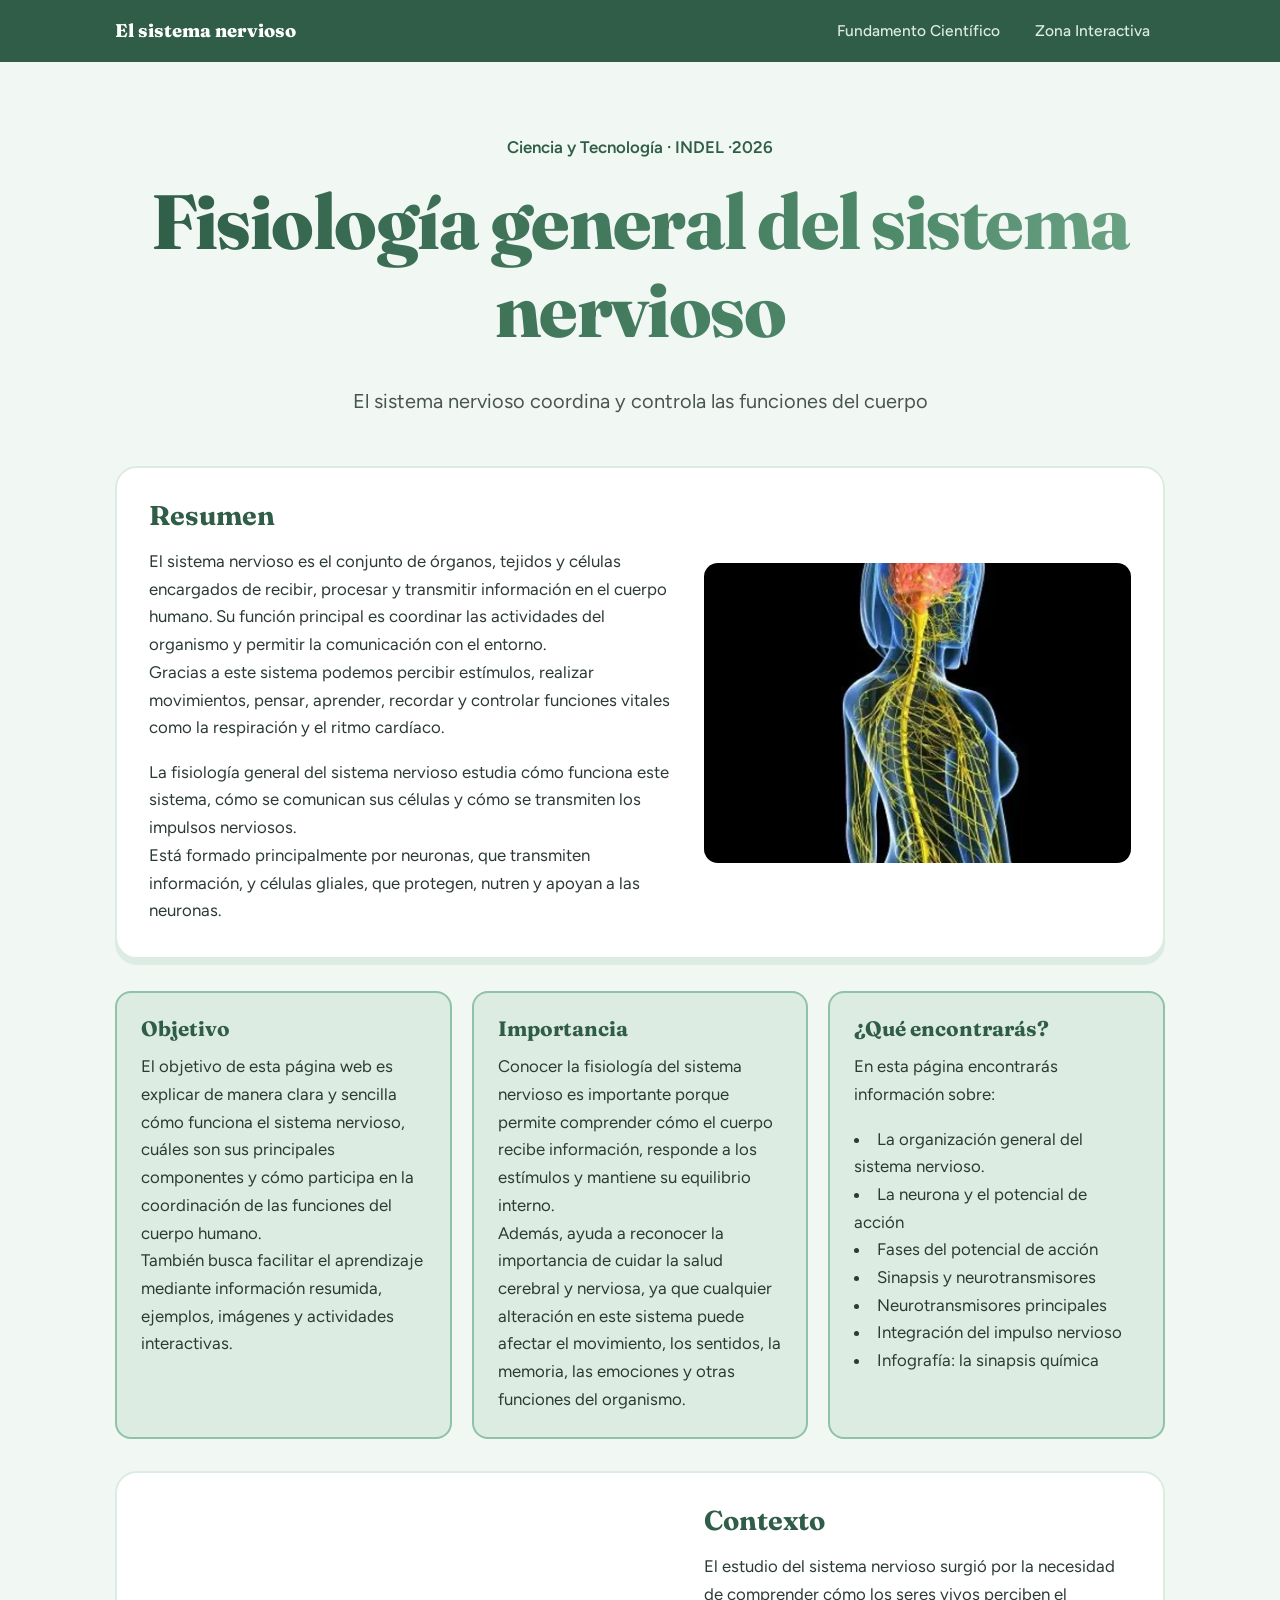
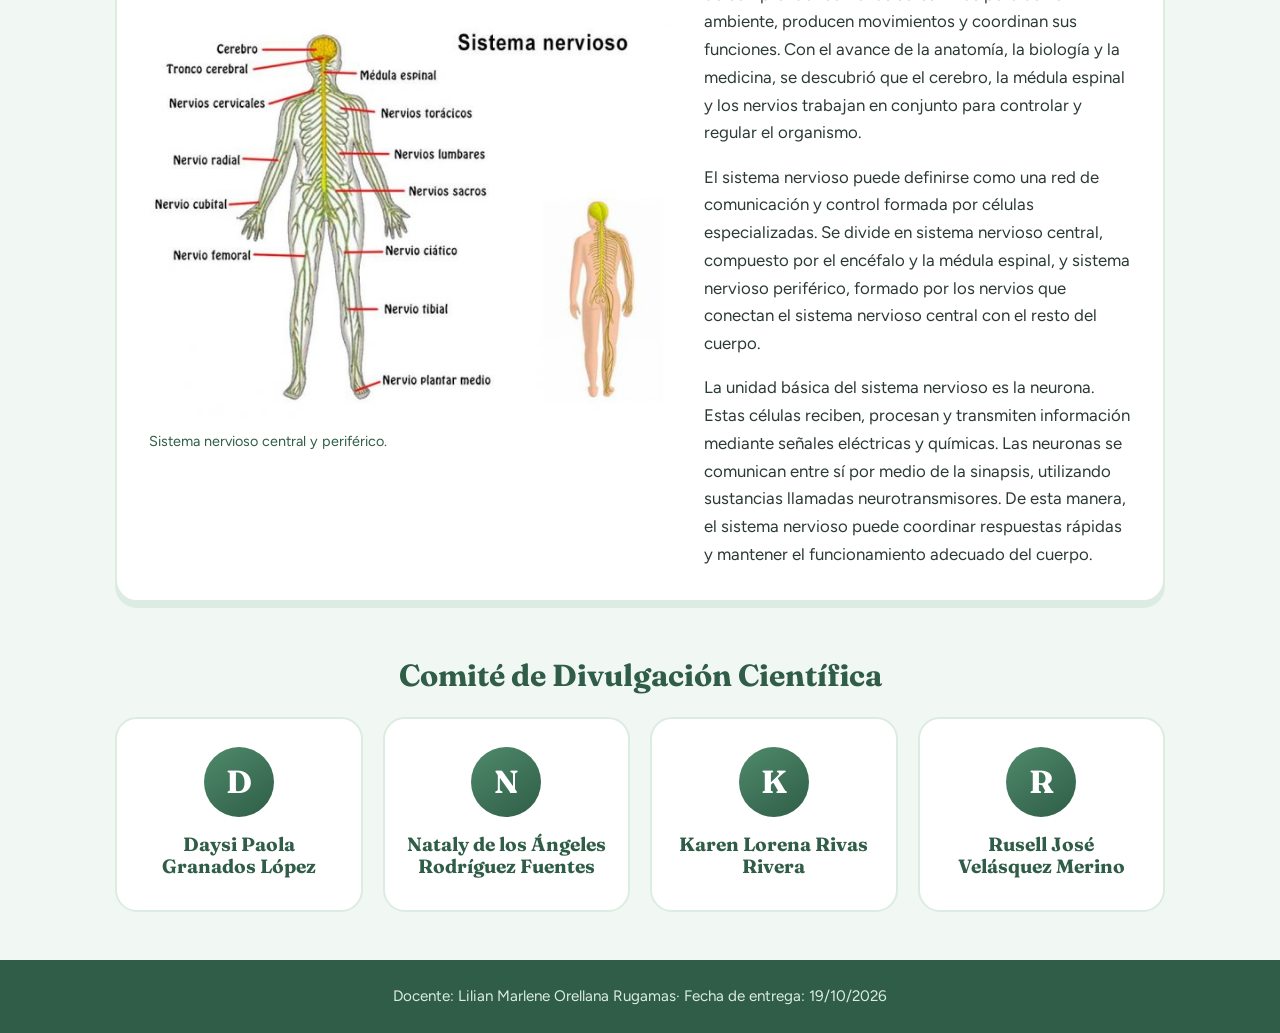
<file: index.html>
<!DOCTYPE html>
<html lang="es">
<head>
  <meta charset="UTF-8">
  <meta name="viewport" content="width=device-width, initial-scale=1">
  <title>Introducción</title>
  

  <link rel="preconnect" href="https://fonts.googleapis.com">
  <link rel="preconnect" href="https://fonts.gstatic.com" crossorigin>
  <link href="https://fonts.googleapis.com/css2?family=Fraunces:opsz,wght@9..144,600;9..144,800&family=Figtree:wght@400;500;600&display=swap" rel="stylesheet">
  <link rel="stylesheet" href="StyleIntroducción.css">
</head>

<body>
  <header class="barra">
    <nav class="barra__contenido" aria-label="Navegación principal">
      <a class="barra__logo" href="index.html">El sistema nervioso</a>
      <ul class="barra__enlaces">
        <li><a href="desarrollo-simple.html">Fundamento Científico </a></li> 
        <li><a href="juegos.html">Zona Interactiva</a></li>
      </ul>
    </nav>
  </header>

  <main>
    <section class="portada">
      <p class="portada__curso">Ciencia y Tecnología · INDEL ·2026</p>

      <h1 class="portada__titulo">Fisiología general del sistema nervioso</h1>
      <p class="portada__subtitulo">El sistema nervioso coordina y controla las funciones del cuerpo</p>
    </section>

    <section class="recuadro recuadro--doble" aria-labelledby="titulo-resumen">
      <div class="recuadro__texto">
        <h2 id="titulo-resumen">Resumen</h2>
        <p>El sistema nervioso es el conjunto de órganos, tejidos y células encargados de recibir, procesar y transmitir información en el cuerpo humano. Su función principal es coordinar las actividades del organismo y permitir la comunicación con el entorno. 
          <br>Gracias a este sistema podemos percibir estímulos, realizar movimientos, pensar, aprender, recordar y controlar funciones vitales como la respiración y el ritmo cardíaco.</p>
        <p>
          La fisiología general del sistema nervioso estudia cómo funciona este sistema, cómo se comunican sus células y cómo se transmiten los impulsos nerviosos. 
          <br>Está formado principalmente por neuronas, que transmiten información, y células gliales, que protegen, nutren y apoyan a las neuronas.
        </p>
      </div>

     
      <figure class="recuadro__imagen">
    <img src="fisi.webp" width="200" height="300" alt="Fisiología">
      </figure>
    </section>

    <section class="ideas" aria-label="Ideas clave">
      <article class="recuadro recuadro--pequeno">
        <h2>Objetivo</h2>
        <p>El objetivo de esta página web es explicar de manera clara y sencilla cómo funciona el sistema nervioso, cuáles son sus principales componentes y cómo participa en la coordinación de las funciones del cuerpo humano. 
          <br>También busca facilitar el aprendizaje mediante información resumida, ejemplos, imágenes y actividades interactivas.</p>

      </article>
      <article class="recuadro recuadro--pequeno">
        <h2>Importancia</h2>
        <p>Conocer la fisiología del sistema nervioso es importante porque permite comprender cómo el cuerpo recibe información, responde a los estímulos y mantiene su equilibrio interno.
          <br> Además, ayuda a reconocer la importancia de cuidar la salud cerebral y nerviosa, ya que cualquier alteración en este sistema puede afectar el movimiento, los sentidos, la memoria, las emociones y otras funciones del organismo.</p>
      </article>

      <article class="recuadro recuadro--pequeno">
        <h2>¿Qué encontrarás?</h2>
        <p>En esta página encontrarás información sobre:
          <li>La organización general del sistema nervioso.</li>
          <li>La neurona y el potencial de acción</li>
          <li>Fases del potencial de acción</li>
          <li>Sinapsis y neurotransmisores</li>
          <li>Neurotransmisores principales</li>
          <li>Integración del impulso nervioso</li>
          <li>Infografía: la sinapsis química</li>
        </p>
      </article>
    </section>

    <section class="recuadro recuadro--doble recuadro--invertido" aria-labelledby="titulo-contexto">
      <div class="recuadro__texto">
        <h2 id="titulo-contexto">Contexto</h2>
        <p>
        El estudio del sistema nervioso surgió por la necesidad de comprender cómo los seres vivos perciben el ambiente, producen movimientos y coordinan sus funciones. Con el avance de la anatomía, la biología y la medicina, se descubrió que el cerebro, la médula espinal y los nervios trabajan en conjunto para controlar y regular el organismo.
        </p>
        <p>El sistema nervioso puede definirse como una red de comunicación y control formada por células especializadas. Se divide en sistema nervioso central, compuesto por el encéfalo y la médula espinal, y sistema nervioso periférico, formado por los nervios que conectan el sistema nervioso central con el resto del cuerpo.</p>
        <p>La unidad básica del sistema nervioso es la neurona. Estas células reciben, procesan y transmiten información mediante señales eléctricas y químicas. Las neuronas se comunican entre sí por medio de la sinapsis, utilizando sustancias llamadas neurotransmisores. De esta manera, el sistema nervioso puede coordinar respuestas rápidas y mantener el funcionamiento adecuado del cuerpo.</p>
      </div>

      <figure class="recuadro__imagen">
     <img src="nervioso.jpg" alt="Sistema nervioso central y periférico" width="400" height="400">
        <figcaption>Sistema nervioso central y periférico.</figcaption>
      </figure>
    </section>

    <section class="integrantes" aria-labelledby="titulo-integrantes">
      <h2 id="titulo-integrantes">Comité de Divulgación Científica</h2>

      <div class="integrantes__lista">
        <article class="persona">
          <span class="persona__avatar" aria-hidden="true">D</span>
          <h3 class="persona__nombre">Daysi Paola Granados López</h3>
        </article>

        <article class="persona">
          <span class="persona__avatar" aria-hidden="true">N</span>
          <h3 class="persona__nombre">Nataly de los Ángeles Rodríguez Fuentes</h3>
        </article>

        <article class="persona">
          <span class="persona__avatar" aria-hidden="true">K</span>
          <h3 class="persona__nombre">Karen Lorena Rivas Rivera</h3>
        </article>
        <article class="persona">
          <span class="persona__avatar" aria-hidden="true">R</span>
          <h3 class="persona__nombre">Rusell José Velásquez Merino</h3>
        </article>

      </div>
    </section>

  </main>
  <footer class="pie">
    <p>Docente: Lilian Marlene Orellana Rugamas· Fecha de entrega: 19/10/2026</p>
  </footer>

</body>
</html>
</file>
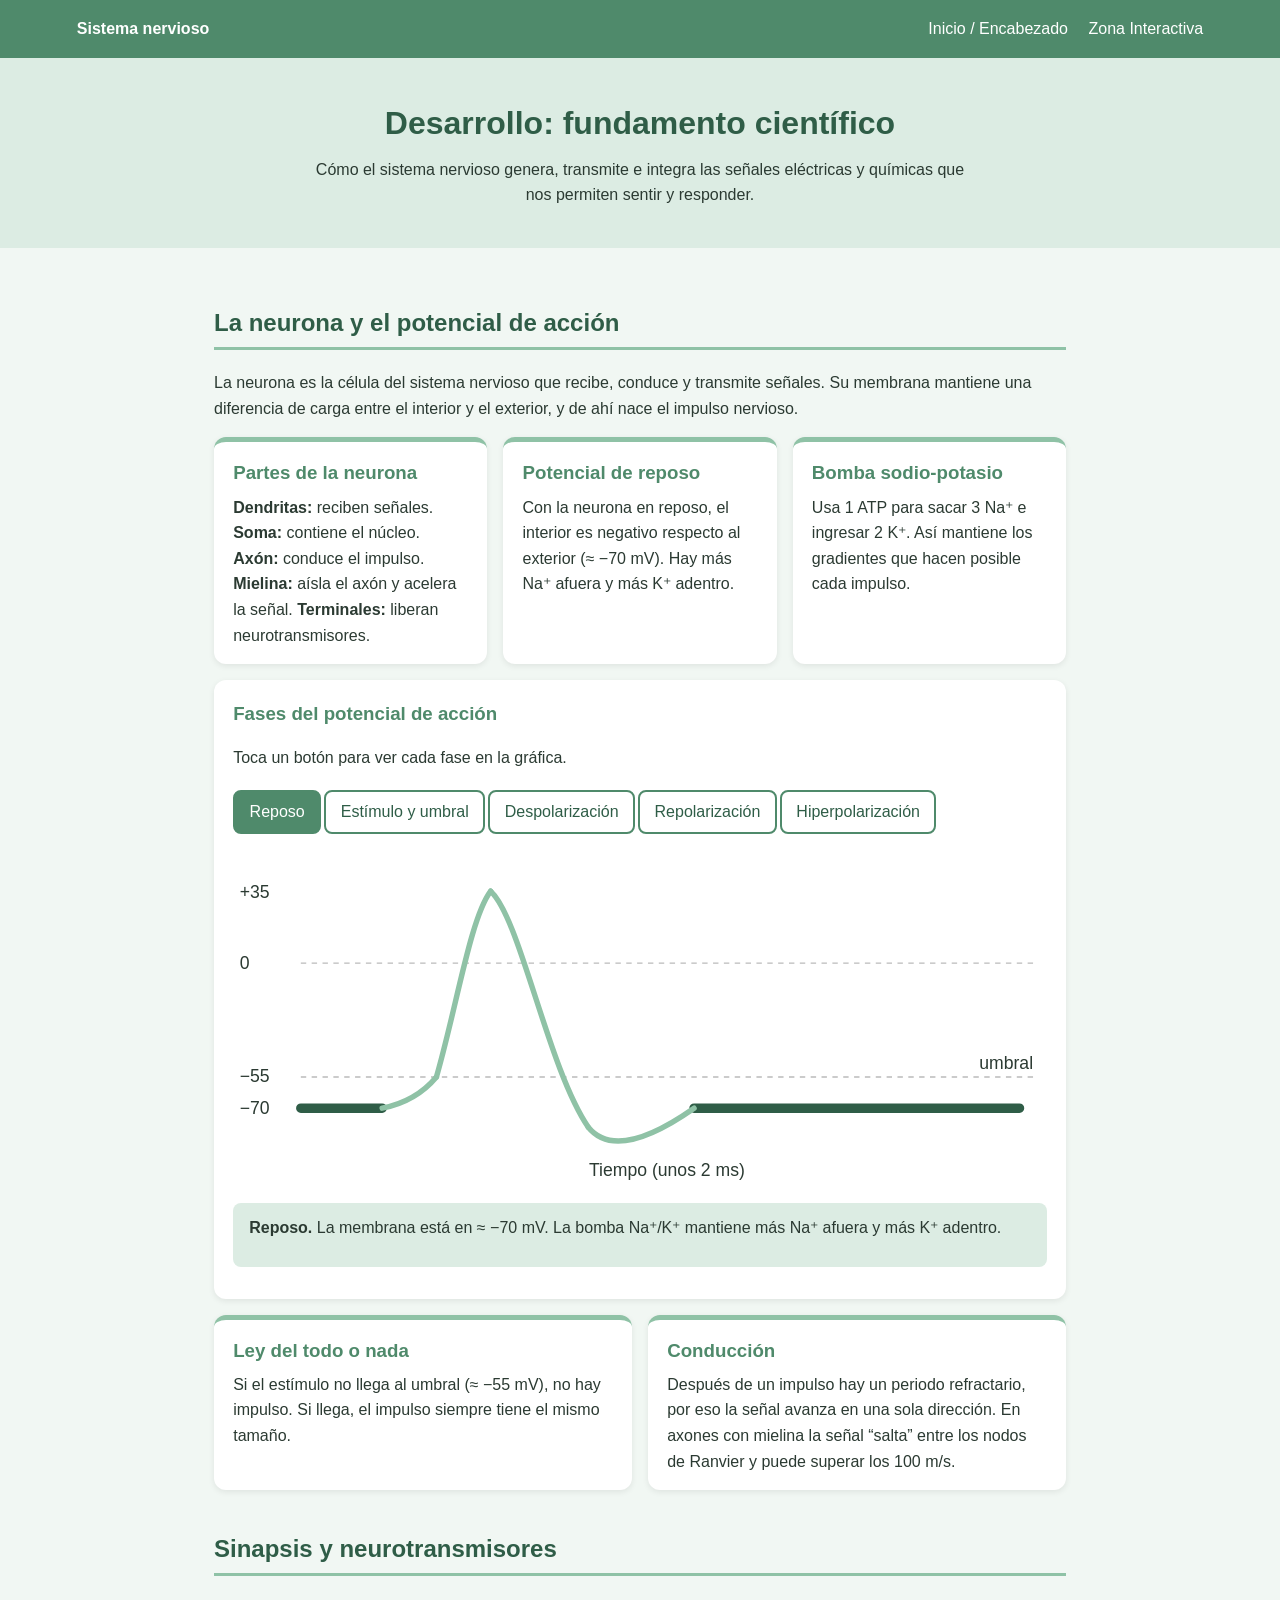
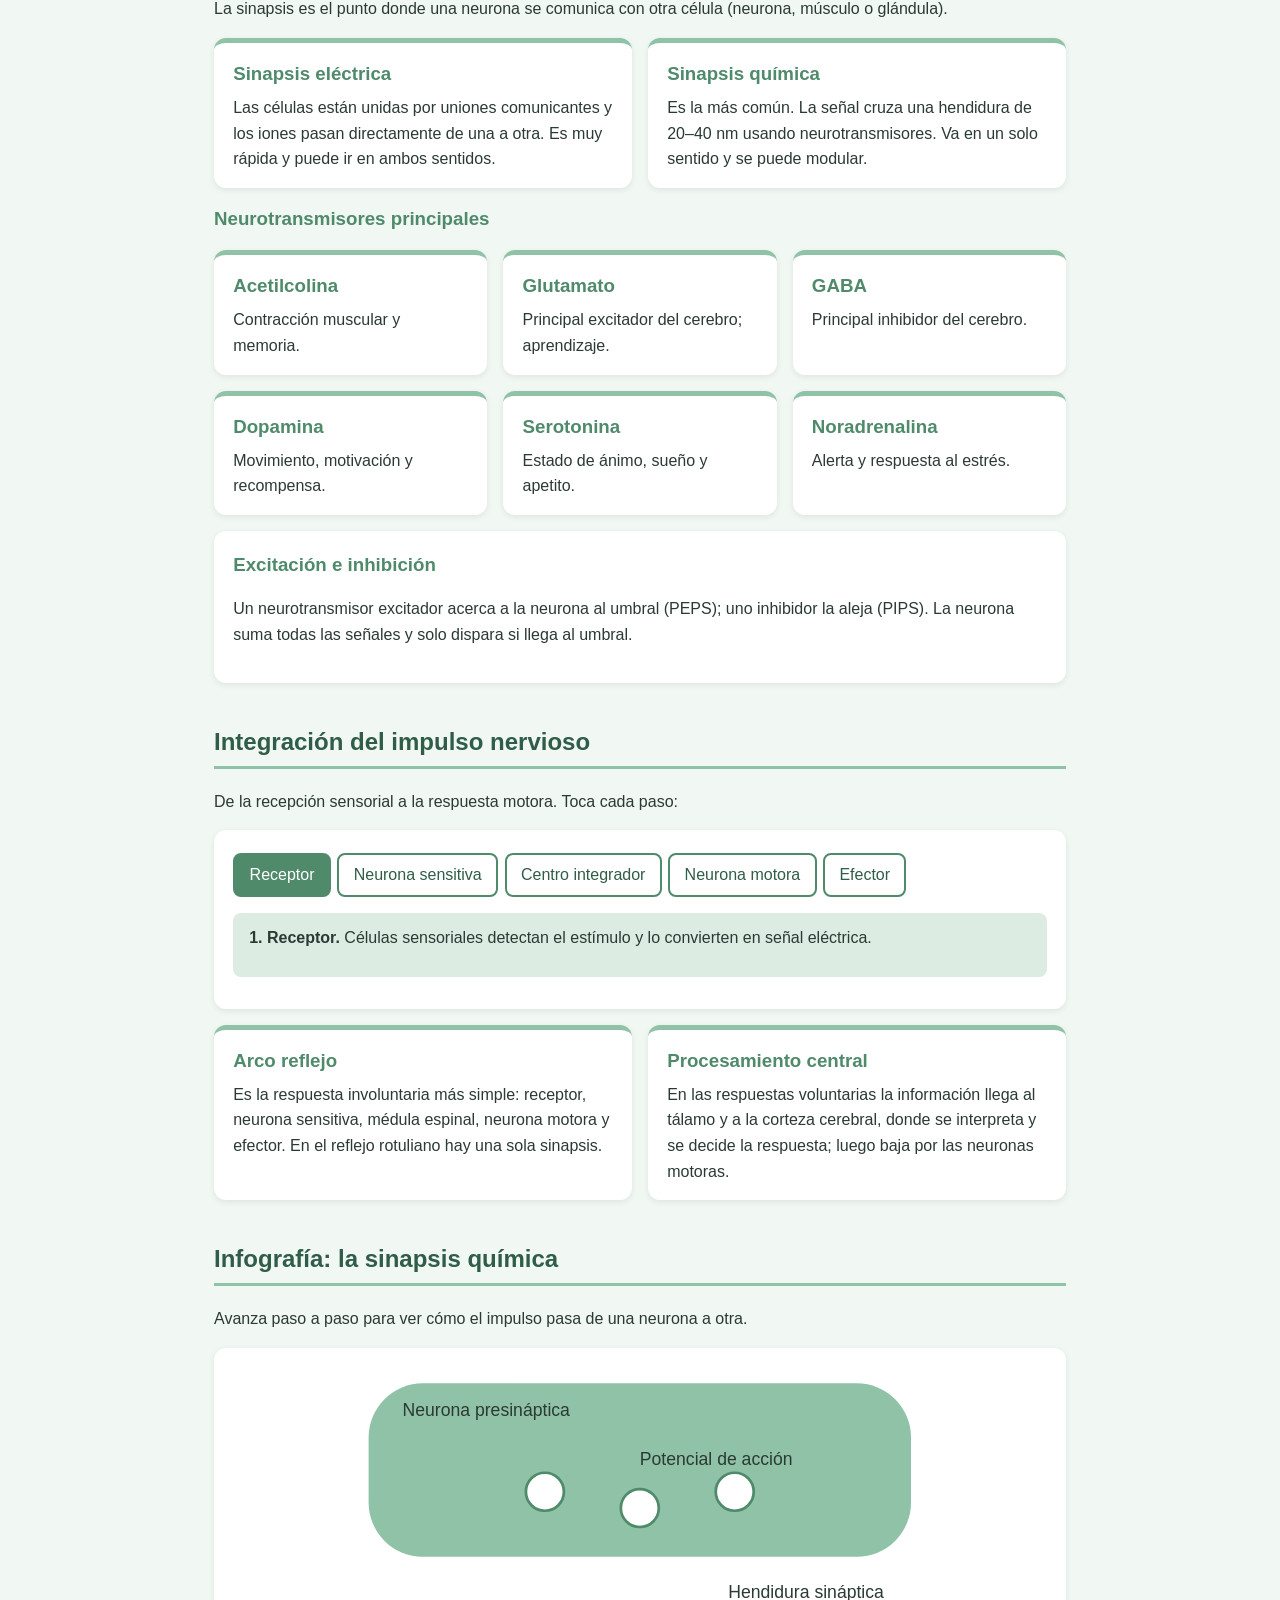
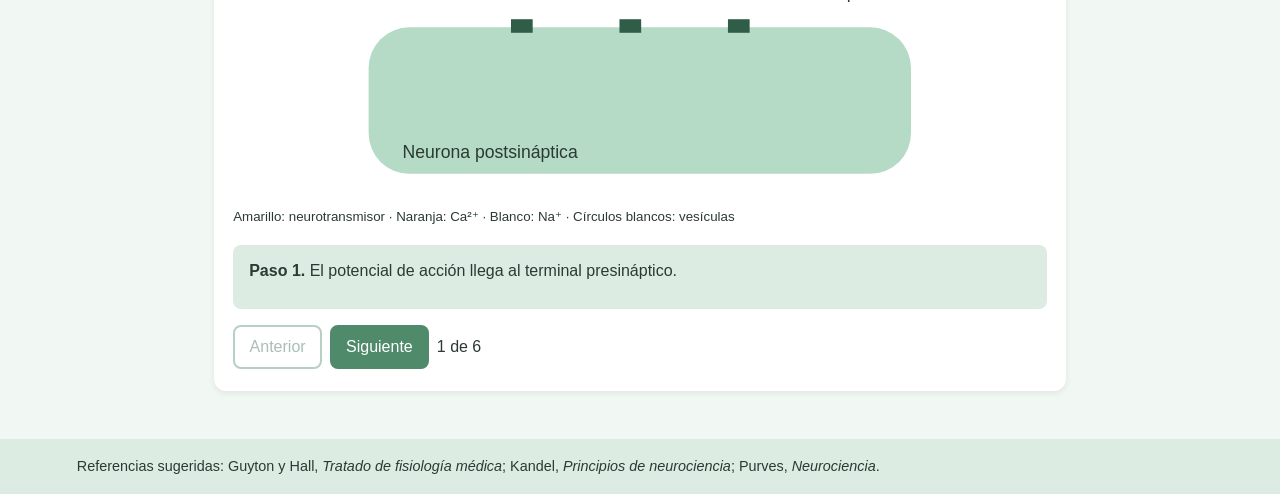
<file: desarrollo-simple.html>
<!DOCTYPE html>
<html lang="es">
<head>
<meta charset="UTF-8">
<meta name="viewport" content="width=device-width, initial-scale=1">
<title>Desarrollo: fundamento científico</title>
<style>
  
/* ===== Colores (cámbialos aquí y cambia toda la página) ===== */
:root{
  --fondo:#f1f7f3;      /* fondo de la página */
  --suave:#dcece3;      /* verde muy clarito */
  --medio:#8fc2a6;      /* verde suave */
  --fuerte:#4f8a6b;     /* verde para títulos y botones */
  --oscuro:#2f5d47;     /* texto de títulos */
  --texto:#2b3a32;
}
*{box-sizing:border-box}
body{margin:0;font-family:Arial,Helvetica,sans-serif;line-height:1.6;background:var(--fondo);color:var(--texto)}
header{background:var(--fuerte);color:#fff;padding:1rem 6vw;display:flex;justify-content:space-between;flex-wrap:wrap;gap:.5rem}
header a{color:#fff;margin-left:1rem;text-decoration:none}
header a.activo{border-bottom:2px solid #fff}
.portada{background:var(--suave);padding:2.5rem 6vw;text-align:center}
.portada h1{margin:0 0 .5rem;color:var(--oscuro)}
.portada p{max-width:650px;margin:0 auto}
main{max-width:980px;margin:auto;padding:1rem 5vw 2rem}
h2{color:var(--oscuro);border-bottom:3px solid var(--medio);padding-bottom:.3rem;margin-top:2.5rem}
h3{color:var(--fuerte);margin:0 0 .4rem}

/* Tarjetas */
.grupo{display:grid;grid-template-columns:repeat(auto-fit,minmax(260px,1fr));gap:1rem;margin:1rem 0}
.tarjeta{background:#fff;border-radius:12px;padding:1rem 1.2rem;border-top:5px solid var(--medio);box-shadow:0 2px 6px rgba(0,0,0,.08)}
.tarjeta p{margin:0}
.caja{background:#fff;border-radius:12px;padding:1.2rem;margin:1rem 0;box-shadow:0 2px 6px rgba(0,0,0,.08)}

/* Botones y textos de ayuda */
button{font:inherit;padding:.45rem .9rem;border:2px solid var(--fuerte);background:#fff;color:var(--oscuro);border-radius:8px;cursor:pointer;margin:.2rem .2rem .2rem 0}
button:hover{background:var(--suave)}
button.activo{background:var(--fuerte);color:#fff}
button:disabled{opacity:.4;cursor:default}
.info{background:var(--suave);border-radius:8px;padding:.8rem 1rem;margin:.8rem 0;min-height:4rem}

/* Dibujos SVG */
svg{width:100%;height:auto;display:block}
svg text{font-size:13px;fill:var(--texto)}
.linea{fill:none;stroke:var(--medio);stroke-width:4;stroke-linecap:round}
.linea.activa{stroke:var(--oscuro);stroke-width:7}
.guia{stroke:#bbb;stroke-dasharray:4 4}
.neurona{fill:var(--medio)}
.neurona2{fill:#b5dac6}
.vesicula{fill:#fff;stroke:var(--fuerte);stroke-width:2}
.nt{fill:#f2b84b}
.ca{fill:#e58a5b}
.na{fill:#fff;stroke:var(--oscuro);stroke-width:2}
.receptor{fill:var(--oscuro)}
.receptor.abierto{fill:#f2b84b}
.enzima{fill:#9a86c8}
.paso{opacity:0;transition:opacity .3s}
.paso.ver{opacity:1}

/* Ruta del impulso */
.ruta button{margin-right:.4rem}
footer{background:var(--suave);padding:1rem 6vw;font-size:.9rem}
body {
    animation: entrada 2.0s ease;
}

@keyframes entrada {
    from {
        opacity: 0;
        transform: translateY(30px);
    }

    to {
        opacity: 1;
        transform: translateY(0);
    }
  }
</style>
</head>
<body>

<header>
  <strong>Sistema nervioso</strong>
  <nav>
    <a href="index.html">Inicio / Encabezado</a>
    <a href="juegos.html">Zona Interactiva</a>
  </nav>
</header>

<div class="portada">
  <h1>Desarrollo: fundamento científico</h1>
  <p>Cómo el sistema nervioso genera, transmite e integra las señales eléctricas y químicas que nos permiten sentir y responder.</p>
</div>

<main>

<!-- ============ 1. NEURONA Y POTENCIAL DE ACCIÓN ============ -->
<h2>La neurona y el potencial de acción</h2>
<p>La neurona es la célula del sistema nervioso que recibe, conduce y transmite señales. Su membrana mantiene una diferencia de carga entre el interior y el exterior, y de ahí nace el impulso nervioso.</p>

<div class="grupo">
  <div class="tarjeta"><h3>Partes de la neurona</h3>
    <p><b>Dendritas:</b> reciben señales. <b>Soma:</b> contiene el núcleo. <b>Axón:</b> conduce el impulso. <b>Mielina:</b> aísla el axón y acelera la señal. <b>Terminales:</b> liberan neurotransmisores.</p></div>
  <div class="tarjeta"><h3>Potencial de reposo</h3>
    <p>Con la neurona en reposo, el interior es negativo respecto al exterior (≈ −70 mV). Hay más Na⁺ afuera y más K⁺ adentro.</p></div>
  <div class="tarjeta"><h3>Bomba sodio-potasio</h3>
    <p>Usa 1 ATP para sacar 3 Na⁺ e ingresar 2 K⁺. Así mantiene los gradientes que hacen posible cada impulso.</p></div>
</div>

<div class="caja">
  <h3>Fases del potencial de acción</h3>
  <p>Toca un botón para ver cada fase en la gráfica.</p>
  <div id="botones-fase"></div>
  <svg viewBox="0 0 600 260">
    <line x1="50" y1="93" x2="590" y2="93" class="guia"/>
    <line x1="50" y1="177" x2="590" y2="177" class="guia"/>
    <text x="5" y="45">+35</text><text x="5" y="97">0</text><text x="5" y="181">−55</text><text x="5" y="204">−70</text>
    <text x="590" y="171" text-anchor="end">umbral</text>
    <text x="320" y="250" text-anchor="middle">Tiempo (unos 2 ms)</text>
    <path id="f0" class="linea" d="M50,200 H110 M340,200 H580"/>
    <path id="f1" class="linea" d="M110,200 Q135,195 150,177"/>
    <path id="f2" class="linea" d="M150,177 C165,125 175,60 190,40"/>
    <path id="f3" class="linea" d="M190,40 C212,60 232,170 262,214"/>
    <path id="f4" class="linea" d="M262,214 C275,230 300,228 340,200"/>
  </svg>
  <div class="info" id="info-fase"></div>
</div>

<div class="grupo">
  <div class="tarjeta"><h3>Ley del todo o nada</h3>
    <p>Si el estímulo no llega al umbral (≈ −55 mV), no hay impulso. Si llega, el impulso siempre tiene el mismo tamaño.</p></div>
  <div class="tarjeta"><h3>Conducción</h3>
    <p>Después de un impulso hay un periodo refractario, por eso la señal avanza en una sola dirección. En axones con mielina la señal “salta” entre los nodos de Ranvier y puede superar los 100 m/s.</p></div>
</div>

<!-- ============ 2. SINAPSIS Y NEUROTRANSMISORES ============ -->
<h2>Sinapsis y neurotransmisores</h2>
<p>La sinapsis es el punto donde una neurona se comunica con otra célula (neurona, músculo o glándula).</p>

<div class="grupo">
  <div class="tarjeta"><h3>Sinapsis eléctrica</h3>
    <p>Las células están unidas por uniones comunicantes y los iones pasan directamente de una a otra. Es muy rápida y puede ir en ambos sentidos.</p></div>
  <div class="tarjeta"><h3>Sinapsis química</h3>
    <p>Es la más común. La señal cruza una hendidura de 20–40 nm usando neurotransmisores. Va en un solo sentido y se puede modular.</p></div>
</div>

<h3>Neurotransmisores principales</h3>
<div class="grupo">
  <div class="tarjeta"><h3>Acetilcolina</h3><p>Contracción muscular y memoria.</p></div>
  <div class="tarjeta"><h3>Glutamato</h3><p>Principal excitador del cerebro; aprendizaje.</p></div>
  <div class="tarjeta"><h3>GABA</h3><p>Principal inhibidor del cerebro.</p></div>
  <div class="tarjeta"><h3>Dopamina</h3><p>Movimiento, motivación y recompensa.</p></div>
  <div class="tarjeta"><h3>Serotonina</h3><p>Estado de ánimo, sueño y apetito.</p></div>
  <div class="tarjeta"><h3>Noradrenalina</h3><p>Alerta y respuesta al estrés.</p></div>
</div>
<div class="caja"><h3>Excitación e inhibición</h3>
  <p>Un neurotransmisor excitador acerca a la neurona al umbral (PEPS); uno inhibidor la aleja (PIPS). La neurona suma todas las señales y solo dispara si llega al umbral.</p></div>

<!-- ============ 3. INTEGRACIÓN ============ -->
<h2>Integración del impulso nervioso</h2>
<p>De la recepción sensorial a la respuesta motora. Toca cada paso:</p>
<div class="caja">
  <div class="ruta" id="ruta"></div>
  <div class="info" id="info-ruta"></div>
</div>
<div class="grupo">
  <div class="tarjeta"><h3>Arco reflejo</h3>
    <p>Es la respuesta involuntaria más simple: receptor, neurona sensitiva, médula espinal, neurona motora y efector. En el reflejo rotuliano hay una sola sinapsis.</p></div>
  <div class="tarjeta"><h3>Procesamiento central</h3>
    <p>En las respuestas voluntarias la información llega al tálamo y a la corteza cerebral, donde se interpreta y se decide la respuesta; luego baja por las neuronas motoras.</p></div>
</div>

<!-- ============ 4. INFOGRAFÍA ============ -->
<h2>Infografía: la sinapsis química</h2>
<p>Avanza paso a paso para ver cómo el impulso pasa de una neurona a otra.</p>
<div class="caja">
  <svg viewBox="0 0 600 310">
    <rect x="100" y="12" width="400" height="128" rx="40" class="neurona"/>
    <rect x="100" y="192" width="400" height="108" rx="30" class="neurona2"/>
    <text x="125" y="36">Neurona presináptica</text>
    <text x="125" y="288">Neurona postsináptica</text>
    <text x="480" y="170" text-anchor="end">Hendidura sináptica</text>

    <!-- Cada grupo "paso" tiene data-pasos: los pasos donde se ve -->
    <g class="paso" data-pasos="1,2"><path d="M300,52 H470" class="linea"/><text x="300" y="72">Potencial de acción</text></g>
    <g class="paso" data-pasos="2,3"><circle cx="167" cy="118" r="5" class="ca"/><circle cx="172" cy="102" r="5" class="ca"/><circle cx="433" cy="116" r="5" class="ca"/><circle cx="428" cy="100" r="5" class="ca"/><text x="190" y="112">Ca²⁺ entra</text></g>
    <g class="paso" data-pasos="1,2"><circle cx="230" cy="92" r="14" class="vesicula"/><circle cx="300" cy="104" r="14" class="vesicula"/><circle cx="370" cy="92" r="14" class="vesicula"/></g>
    <g class="paso" data-pasos="3,4,5,6"><circle cx="230" cy="132" r="14" class="vesicula"/><circle cx="300" cy="132" r="14" class="vesicula"/><circle cx="370" cy="132" r="14" class="vesicula"/></g>
    <g class="paso" data-pasos="4,5"><circle cx="220" cy="156" r="4" class="nt"/><circle cx="244" cy="166" r="4" class="nt"/><circle cx="290" cy="154" r="4" class="nt"/><circle cx="312" cy="170" r="4" class="nt"/><circle cx="360" cy="158" r="4" class="nt"/><circle cx="382" cy="168" r="4" class="nt"/></g>
    <g class="paso" data-pasos="6"><circle cx="230" cy="154" r="4" class="nt"/><circle cx="380" cy="154" r="4" class="nt"/><rect x="290" y="158" width="18" height="12" class="enzima"/><text x="316" y="168">Enzima</text></g>
    <rect x="205" y="186" width="16" height="10" class="receptor"/><rect x="285" y="186" width="16" height="10" class="receptor"/><rect x="365" y="186" width="16" height="10" class="receptor"/>
    <g class="paso" data-pasos="5"><circle cx="213" cy="214" r="5" class="na"/><circle cx="293" cy="220" r="5" class="na"/><circle cx="373" cy="214" r="5" class="na"/><text x="400" y="232">Na⁺ entra: PEPS</text></g>
  </svg>
  <p><small>Amarillo: neurotransmisor · Naranja: Ca²⁺ · Blanco: Na⁺ · Círculos blancos: vesículas</small></p>
  <div class="info" id="info-sinapsis"></div>
  <button id="btn-ant">Anterior</button>
  <button id="btn-sig" class="activo">Siguiente</button>
  <span id="num-paso"></span>
</div>

</main>
<footer>Referencias sugeridas: Guyton y Hall, <i>Tratado de fisiología médica</i>; Kandel, <i>Principios de neurociencia</i>; Purves, <i>Neurociencia</i>.</footer>

<script>
/* ===== 1. Fases del potencial de acción ===== */
const fases = [
  ["Reposo", "La membrana está en ≈ −70 mV. La bomba Na⁺/K⁺ mantiene más Na⁺ afuera y más K⁺ adentro."],
  ["Estímulo y umbral", "Se abren algunos canales de Na⁺ y el voltaje sube. Al llegar a ≈ −55 mV se dispara el potencial de acción."],
  ["Despolarización", "Se abren muchos canales de Na⁺. El Na⁺ entra y el interior se vuelve positivo (≈ +35 mV)."],
  ["Repolarización", "Los canales de Na⁺ se inactivan y se abren los de K⁺. El K⁺ sale y el voltaje vuelve a bajar."],
  ["Hiperpolarización", "Los canales de K⁺ tardan en cerrarse y el voltaje baja a ≈ −80 mV. Luego se vuelve al reposo."]
];
const botonesFase = document.getElementById("botones-fase");
const infoFase = document.getElementById("info-fase");

function mostrarFase(i) {
  for (let k = 0; k < fases.length; k++) {
    document.getElementById("f" + k).classList.toggle("activa", k === i);
    botonesFase.children[k].classList.toggle("activo", k === i);
  }
  infoFase.innerHTML = "<b>" + fases[i][0] + ".</b> " + fases[i][1];
}
fases.forEach(function (fase, i) {
  const b = document.createElement("button");
  b.textContent = fase[0];
  b.onclick = function () { mostrarFase(i); };
  botonesFase.appendChild(b);
});
mostrarFase(0);

/* ===== 2. Ruta del impulso ===== */
const ruta = [
  ["Receptor", "Células sensoriales detectan el estímulo y lo convierten en señal eléctrica."],
  ["Neurona sensitiva", "Lleva el impulso hacia el sistema nervioso central."],
  ["Centro integrador", "En la médula o el encéfalo se procesa la información y se decide la respuesta."],
  ["Neurona motora", "Lleva la orden desde el sistema nervioso central hacia el órgano que responde."],
  ["Efector", "Un músculo se contrae o una glándula secreta: es la respuesta final."]
];
const contRuta = document.getElementById("ruta");
const infoRuta = document.getElementById("info-ruta");

function mostrarRuta(i) {
  for (let k = 0; k < ruta.length; k++) {
    contRuta.children[k].classList.toggle("activo", k === i);
  }
  infoRuta.innerHTML = "<b>" + (i + 1) + ". " + ruta[i][0] + ".</b> " + ruta[i][1];
}
ruta.forEach(function (paso, i) {
  const b = document.createElement("button");
  b.textContent = paso[0];
  b.onclick = function () { mostrarRuta(i); };
  contRuta.appendChild(b);
});
mostrarRuta(0);

/* ===== 3. Sinapsis paso a paso ===== */
const pasosSinapsis = [
  "El potencial de acción llega al terminal presináptico.",
  "Se abren canales de Ca²⁺ y el calcio entra al terminal.",
  "El Ca²⁺ hace que las vesículas se unan a la membrana.",
  "El neurotransmisor se libera en la hendidura sináptica.",
  "El neurotransmisor se une a los receptores, entra Na⁺ y se genera un PEPS.",
  "La señal termina: el neurotransmisor se recapta o una enzima lo degrada."
];
let pasoActual = 1;
const infoSinapsis = document.getElementById("info-sinapsis");
const btnAnt = document.getElementById("btn-ant");
const btnSig = document.getElementById("btn-sig");

function mostrarPaso(n) {
  pasoActual = n;
  document.querySelectorAll(".paso").forEach(function (g) {
    const lista = g.dataset.pasos.split(",").map(Number);
    g.classList.toggle("ver", lista.includes(n));
  });
  document.querySelectorAll(".receptor").forEach(function (r) {
    r.classList.toggle("abierto", n === 5);
  });
  infoSinapsis.innerHTML = "<b>Paso " + n + ".</b> " + pasosSinapsis[n - 1];
  document.getElementById("num-paso").textContent = n + " de " + pasosSinapsis.length;
  btnAnt.disabled = (n === 1);
  btnSig.disabled = (n === pasosSinapsis.length);
}
btnAnt.onclick = function () { mostrarPaso(pasoActual - 1); };
btnSig.onclick = function () { mostrarPaso(pasoActual + 1); };
mostrarPaso(1);
</script>
</body>
</html>
</file>
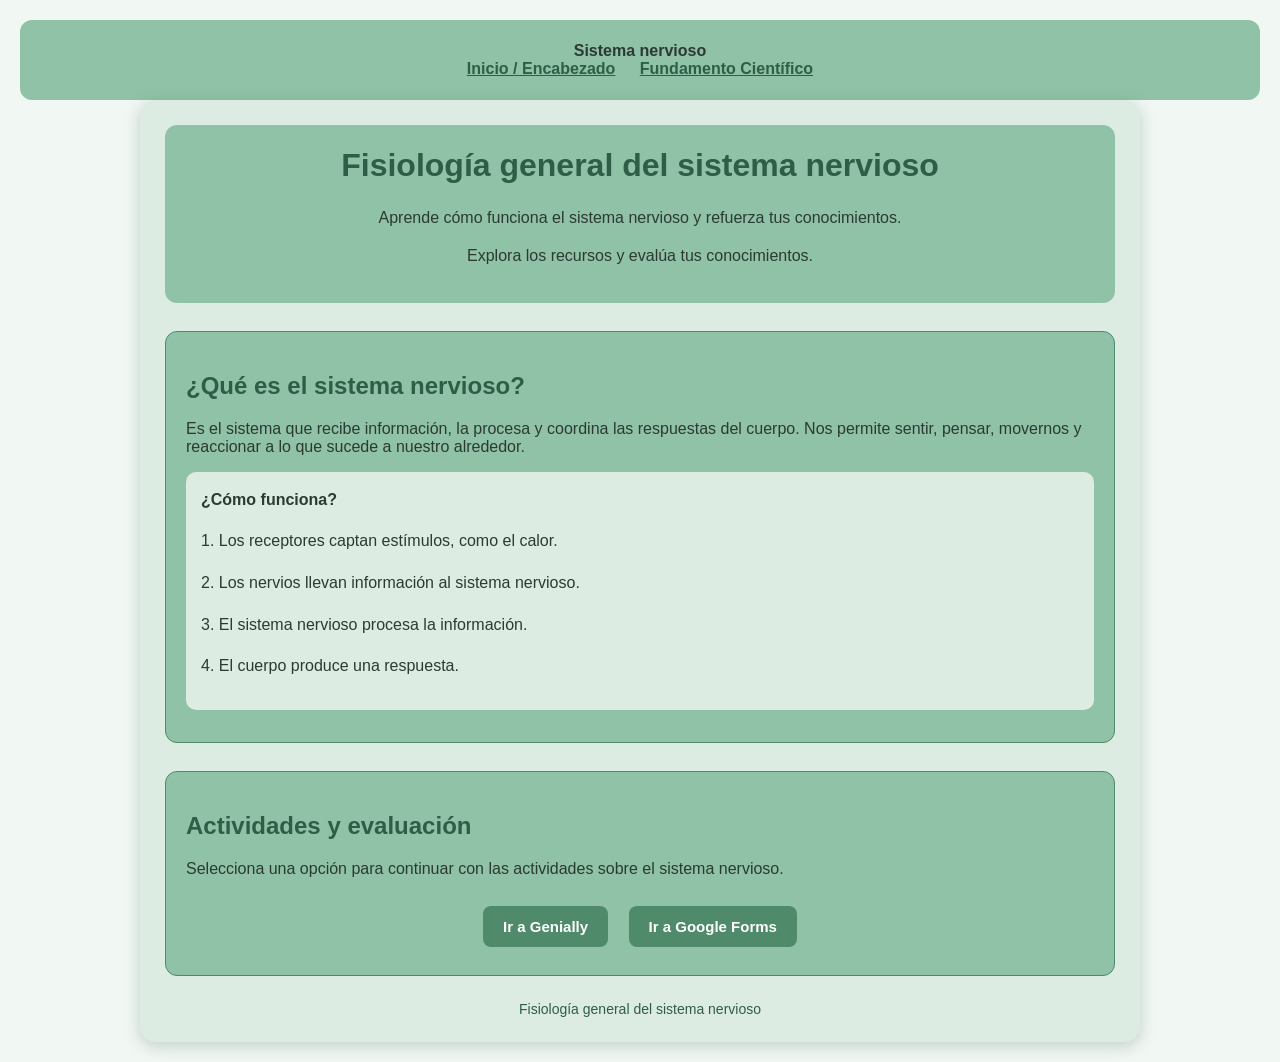
<file: juegos.html>
<!DOCTYPE html>
<html lang="es">
<head>
    <meta charset="UTF-8">
    <meta name="viewport" content="width=device-width, initial-scale=1.0">
    <title>Fisiología del sistema nervioso</title>

    <style>

        /* ===== PALETA DE COLORES (cambia los colores aquí) ===== */
        :root {
            --fondo: #f1f7f3;   /* fondo de la página */
            --suave: #dcece3;   /* verde muy clarito */
            --medio: #8fc2a6;   /* verde suave */
            --fuerte: #4f8a6b;  /* verde para botones y detalles */
            --oscuro: #2f5d47;  /* títulos */
            --texto: #2b3a32;   /* texto general */
        }

.barraEnlaces {
  display: flex;
  flex-wrap: wrap;
  gap: 0.3rem;
  list-style: none;
  margin: 0;
  padding: 0;
}
        * {
            box-sizing: border-box;
        }

        body {
            font-family: Arial, sans-serif;
            background: var(--fondo);
            color: var(--texto);
            margin: 0;
            padding: 20px;
        }

        .contenedor {
            max-width: 1000px;
            margin: auto;
            background: var(--suave);
            padding: 25px;
            border-radius: 16px;
            box-shadow: 0 4px 15px rgba(47, 93, 71, 0.25);
        }

        header {
            text-align: center;
            background: var(--medio);
            padding: 22px;
            border-radius: 12px;
        }

        header a {
            color: var(--oscuro);
            font-weight: bold;
            margin: 0 10px;
        }

        header a:hover {
            color: var(--texto);
        }

        h1, h2, h3 {
            color: var(--oscuro);
        }

        h1 {
            margin-top: 0;
        }

        .subtitulo {
            line-height: 1.6;
        }

        .seccion {
            margin-top: 28px;
            padding: 20px;
            background: var(--medio);
            border: 1px solid var(--fuerte);
            border-radius: 12px;
        }

        .marcador {
            display: flex;
            justify-content: space-around;
            flex-wrap: wrap;
            gap: 12px;
            background: var(--suave);
            padding: 15px;
            border-radius: 10px;
            font-weight: bold;
            margin: 20px 0;
        }

        .columnas {
            display: grid;
            grid-template-columns: 1fr 1fr;
            gap: 20px;
        }

        .tarjeta {
            min-height: 62px;
            padding: 13px;
            margin: 10px 0;
            border: 2px solid var(--fuerte);
            background: #fff;
            border-radius: 10px;
            text-align: center;
            display: flex;
            align-items: center;
            justify-content: center;
            cursor: pointer;
            transition: 0.2s;
        }

        .tarjeta:hover:not(.correcta) {
            background: var(--suave);
            border-color: var(--oscuro);
        }

        .seleccionada {
            background: var(--oscuro);
            border-color: var(--oscuro);
            color: #fff;
        }

        /* Si la tarjeta está seleccionada, el hover no cambia su color */
        .tarjeta.seleccionada:hover:not(.correcta) {
            background: var(--oscuro);
            color: #fff;
        }

        .correcta {
            background: #d3f2de;
            border-color: #2e9e5b;
            cursor: default;
        }

        .incorrecta {
            background: #ffe0e0;
            border-color: #d95c5c;
        }

        #mensaje, #mensajeQuiz {
            text-align: center;
            min-height: 25px;
            font-weight: bold;
            margin-top: 18px;
        }

        .barra {
            height: 13px;
            background: var(--fondo);
            border-radius: 20px;
            overflow: hidden;
            margin: 12px 0;
        }

        #progreso {
            height: 100%;
            width: 0%;
            background: var(--fuerte);
            transition: width 0.3s;
        }

        .dato {
            background: var(--suave);
            padding: 15px;
            margin: 12px 0;
            border-radius: 10px;
            line-height: 1.6;
        }

        .pregunta {
            background: white;
            border: 1px solid var(--suave);
            padding: 15px;
            margin: 15px 0;
            border-radius: 10px;
        }

        .opcion {
            display: block;
            padding: 10px;
            margin: 7px 0;
            background: var(--fondo);
            color: var(--texto);
            border-radius: 8px;
            cursor: pointer;
        }

        .opcion:hover {
            background: var(--suave);
        }

        input[type="radio"] {
            accent-color: var(--fuerte);
            margin-right: 8px;
        }

        button {
            background: var(--fuerte);
            color: white;
            padding: 12px 20px;
            border: none;
            border-radius: 8px;
            cursor: pointer;
            font-size: 15px;
            font-weight: bold;
            margin: 5px;
        }

        button:hover {
            background: var(--oscuro);
        }

.botones {
            text-align: center;
            margin-top: 20px;
        }

        .boton-enlace {
            display: inline-block;
            background: var(--fuerte);
            color: white;
            padding: 12px 20px;
            border-radius: 8px;
            text-decoration: none;
            font-size: 15px;
            font-weight: bold;
            margin: 8px;
            transition: background 0.2s, transform 0.2s;
        }

        .boton-enlace:hover {
            background: var(--oscuro);
            transform: translateY(-2px);
        }

        .secundario {
            background: var(--fondo);
            color: var(--oscuro);
            border: 2px solid var(--fuerte);
        }

        .secundario:hover {
            background: var(--suave);
            color: var(--oscuro);
        }

        footer {
            text-align: center;
            color: var(--oscuro);
            margin-top: 25px;
            font-size: 14px;
        }

        @media (max-width: 650px) {
            .columnas {
                grid-template-columns: 1fr;
            }

            .contenedor {
                padding: 12px;
            }

            .seccion {
                padding: 13px;
            }
            
    }
    </style>

    <style>body {
    animation: entrada 2.0s ease;
}

@keyframes entrada {
    from {
        opacity: 0;
        transform: translateY(30px);
    }

    to {
        opacity: 1;
        transform: translateY(0);
    }
}</style>
    

</style>
</head>

<body>
    <div class barraEnlaces>
   <header>
  <strong>Sistema nervioso</strong>
  <nav>
    <a href="index.html">Inicio / Encabezado</a>
    <a href="desarrollo-simple.html">Fundamento Científico </a>
  </nav>
</header>
</div>

<div class="contenedor">

    <header>
        <h1> Fisiología general del sistema nervioso</h1>
        <p class="subtitulo">
            Aprende cómo funciona el sistema nervioso y refuerza tus conocimientos.
        </p>
        <p>Explora los recursos y evalúa tus conocimientos.</p>
    </header>

    <section class="seccion">
        <h2> ¿Qué es el sistema nervioso?</h2>

        <p>
            Es el sistema que recibe información, la procesa y
            coordina las respuestas del cuerpo. Nos permite sentir,
            pensar, movernos y reaccionar a lo que sucede a nuestro alrededor.
        </p>

        <div class="dato">
            <strong>¿Cómo funciona?</strong>
            <p>
                1. Los receptores captan estímulos, como el calor.
            </p>
            <p>
                2. Los nervios llevan información al sistema nervioso.
            </p>
            <p>
                3. El sistema nervioso procesa la información.
            </p>
            <p>
                4. El cuerpo produce una respuesta.
            </p>
        </div>
    </section>
    <section class="seccion" id="actividades">
        <h2>Actividades y evaluación</h2>
        <p>Selecciona una opción para continuar con las actividades sobre el sistema nervioso.</p>
        <div class="botones">
            <a class="boton-enlace" href="https://view.genially.com/6ad7e3863ab266d718eab5ed" target="_blank" rel="noopener noreferrer">Ir a Genially</a>
            <a class="boton-enlace" href="https://docs.google.com/forms/d/e/1FAIpQLSdBeoLExdnVcjfKyqAziRG36lzPC53YGvnDseKxT_ZNA7t5qA/viewform?usp=header" target="_blank" rel="noopener noreferrer">Ir a Google Forms</a>
        </div>
    </section>

    <footer>
    Fisiología general del sistema nervioso
    </footer>

</div>

</body>
</html>
</file>
<file: StyleIntroducción.css>
/* =====================================================
   ESTILOS DE LA PÁGINA DE INTRODUCCIÓN
   Paleta: blanco y verdes
   Para cambiar los colores de toda la página, edita
   solo las variables de la sección :root
   ===================================================== */

:root {
  --blanco: #ffffff;
  --fondo: #f1f7f3;   /* fondo de la página */
  --suave: #dcece3;   /* verde muy clarito */
  --medio: #8fc2a6;   /* verde suave */
  --fuerte: #4f8a6b;  /* verde para botones y detalles */
  --oscuro: #2f5d47;  /* títulos y barra */
  --texto: #2b3a32;   /* texto general */

  --fuente-titulos: "Fraunces", Georgia, "Times New Roman", serif;
  --fuente-texto: "Figtree", "Segoe UI", Arial, sans-serif;
}

/* ---------- Base ---------- */
*,
*::before,
*::after {
  box-sizing: border-box;
}

html {
  scroll-behavior: smooth;
}

body {
  margin: 0;
  background: var(--fondo);
  color: var(--texto);
  font-family: var(--fuente-texto);
  font-size: 1.05rem;
  line-height: 1.65;
}

h1, h2, h3 {
  font-family: var(--fuente-titulos);
  color: var(--oscuro);
  line-height: 1.15;
  margin: 0 0 0.6em;
}

p {
  margin: 0 0 1em;
  max-width: 62ch; /* líneas cómodas de leer */
}

p:last-child {
  margin-bottom: 0;
}

main {
  width: min(1050px, 100% - 2.5rem);
  margin: 0 auto;
  padding-bottom: 3rem;
}

/* Foco visible para quien navega con teclado */
a:focus-visible {
  outline: 3px solid var(--fuerte);
  outline-offset: 3px;
}

/* ---------- Barra de navegación ---------- */
.barra {
  position: sticky;
  top: 0;
  z-index: 10;
  background: var(--oscuro);
  box-shadow: #4f8a6b;
}

.barra__contenido {
  width: min(1050px, 100% - 2.5rem);
  margin: 0 auto;
  display: flex;
  align-items: center;
  justify-content: space-between;
  flex-wrap: wrap;
  gap: 0.5rem 2rem;
  padding: 0.7rem 0;
}

.barra__logo {
  font-family: var(--fuente-titulos);
  font-weight: 800;
  font-size: 1.15rem;
  color: var(--blanco);
  text-decoration: none;
}

.barra__enlaces {
  display: flex;
  flex-wrap: wrap;
  gap: 0.3rem;
  list-style: none;
  margin: 0;
  padding: 0;
}

.barra__enlaces a {
  display: block;
  padding: 0.45rem 0.95rem;
  border-radius: 999px;
  color: var(--suave);
  text-decoration: none;
  font-weight: 500;
  font-size: 0.97rem;
  transition: background 0.2s, color 0.2s;
}

.barra__enlaces a:hover {
  background: #2f5d47;
  color: var(--blanco);
}

/* Foco visible dentro de la barra oscura */
.barra a:focus-visible {
  outline-color: var(--suave);
}

/* Página actual */
.barra__enlaces a[aria-current="page"] {
  background: var(--blanco);
  color: var(--oscuro);
}

/* ---------- Portada con título animado ---------- */
.portada {
  text-align: center;
  padding: 4.5rem 0 3rem;
}

.portada__curso {
  margin: 0 auto 1rem;
  color: var(--oscuro);
  font-weight: 600;
}

.portada__titulo {
  font-size: clamp(2.4rem, 7vw, 4.8rem);
  font-weight: 800;
  letter-spacing: -0.02em;
  margin-bottom: 0.4em;

  /* Efecto: un brillo verde que recorre todo el título */
  color: var(--oscuro); /* respaldo si el navegador no soporta el efecto */
  background: linear-gradient(
    100deg,
    var(--oscuro) 0%,
    var(--fuerte) 30%,
    var(--medio) 50%,
    var(--fuerte) 70%,
    var(--oscuro) 100%
  );
  background-size: 250% 100%;
  -webkit-background-clip: text;
  background-clip: text;
  -webkit-text-fill-color: transparent;
  animation: brillo 6s ease-in-out infinite;
}

@keyframes brillo {
  0%   { background-position: 100% 0; }
  50%  { background-position: 0% 0; }
  100% { background-position: 100% 0; }
}

.portada__subtitulo {
  margin: 0 auto;
  font-size: 1.25rem;
  color: var(--texto);
  opacity: 0.85;
}

/* ---------- Recuadros (base) ---------- */
.recuadro {
  background: var(--blanco);
  border: 2px solid var(--suave);
  border-radius: 22px;
  padding: 2rem;
  box-shadow: 0 6px 0 var(--suave);
  margin-bottom: 2rem;
}

.recuadro h2 {
  font-size: 1.7rem;
}

/* Recuadro doble: texto a un lado, imagen al otro */
.recuadro--doble {
  display: grid;
  grid-template-columns: 1.1fr 0.9fr;
  gap: 2rem;
  align-items: center;
}

/* Versión con la imagen a la izquierda */
.recuadro--invertido .recuadro__imagen {
  order: -1;
}

/* Imagen y pie de imagen */
.recuadro__imagen {
  margin: 0;
}

.recuadro__imagen img,
.imagen-ejemplo {
  display: block;
  width: 100%;
  aspect-ratio: 4 / 3;
  object-fit: cover;
  border-radius: 14px;
}

.recuadro__imagen figcaption {
  margin-top: 0.6rem;
  font-size: 0.9rem;
  color: var(--oscuro);
}

/* Espacio de ejemplo mientras no pones tu imagen */
.imagen-ejemplo {
  background:
    radial-gradient(circle at 25% 30%, rgba(255, 255, 255, 0.55) 0 14%, transparent 15%),
    radial-gradient(circle at 70% 65%, rgba(255, 255, 255, 0.35) 0 22%, transparent 23%),
    linear-gradient(145deg, var(--medio), var(--fuerte));
}

.imagen-ejemplo--alt {
  background:
    radial-gradient(circle at 70% 30%, rgba(255, 255, 255, 0.5) 0 12%, transparent 13%),
    radial-gradient(circle at 30% 70%, rgba(255, 255, 255, 0.3) 0 24%, transparent 25%),
    linear-gradient(145deg, var(--fuerte), var(--oscuro));
}

/* ---------- Ideas clave (3 recuadros pequeños) ---------- */
.ideas {
  display: grid;
  grid-template-columns: repeat(3, 1fr);
  gap: 1.25rem;
  margin-bottom: 2rem;
}

/* Se declara con la misma fuerza que .recuadro pero más abajo,
   así sobrescribe sin conflictos */
.ideas .recuadro--pequeno {
  background: var(--suave);
  border-color: var(--medio);
  border-radius: 16px;
  box-shadow: none;
  margin-bottom: 0;
  padding: 1.5rem;
}

.recuadro--pequeno h2 {
  font-size: 1.3rem;
}

/* ---------- Integrantes ---------- */
.integrantes {
  margin-top: 3.5rem;
}

.integrantes > h2 {
  text-align: center;
  font-size: 1.9rem;
  margin-bottom: 1.5rem;
}

.integrantes__lista {
  display: grid;
  grid-template-columns: repeat(4, 1fr);
  gap: 1.25rem;
}

.persona {
  background: var(--blanco);
  border: 2px solid var(--suave);
  border-radius: 22px;
  padding: 1.75rem 1.25rem;
  text-align: center;
}

.persona__avatar {
  display: grid;
  place-items: center;
  width: 70px;
  height: 70px;
  margin: 0 auto 1rem;
  border-radius: 50%;
  object-fit: cover;
  background: linear-gradient(145deg, var(--fuerte), var(--oscuro));
  color: var(--blanco);
  font-family: var(--fuente-titulos);
  font-weight: 700;
  font-size: 2rem;
}

.persona__nombre {
  font-size: 1.2rem;
  margin-bottom: 0.3rem;
}

.persona__rol {
  margin: 0 auto;
  font-size: 0.95rem;
  color: var(--oscuro);
}

/* ---------- Pie de página ---------- */
.pie {
  background: var(--oscuro);
  color: var(--suave);
  text-align: center;
  padding: 1.5rem 1rem;
  font-size: 0.95rem;
}

.pie p {
  margin: 0 auto;
  max-width: none;
}

/* ---------- Pantallas pequeñas (celular y tablet) ---------- */
@media (max-width: 800px) {
  .recuadro--doble {
    grid-template-columns: 1fr;
  }

  /* En celular la imagen siempre queda debajo del texto */
  .recuadro--invertido .recuadro__imagen {
    order: 0;
  }

  .ideas,
  .integrantes__lista {
    grid-template-columns: 1fr;
  }

  .portada {
    padding: 3rem 0 2rem;
  }
}

/* ---------- Respeta a quienes prefieren menos movimiento ---------- */
@media (prefers-reduced-motion: reduce) {
  .portada__titulo {
    animation: none;
  }

  html {
    scroll-behavior: auto;
  }
  /* =====================================================
   EFECTO AURORA PARA TODA LA PÁGINA
   (pegar al final, justo antes de </style>)
   ===================================================== */

/* Capa 1: luces verdes que se mueven lentamente */
body::before {
  content: "";
  position: fixed;
  inset: -20%;
  z-index: -2;
  pointer-events: none;
  background:
    radial-gradient(40% 35% at 20% 25%, rgba(143, 194, 166, 0.60), transparent 70%),
    radial-gradient(35% 40% at 80% 20%, rgba(79, 138, 107, 0.30), transparent 70%),
    radial-gradient(45% 40% at 70% 80%, rgba(143, 194, 166, 0.50), transparent 70%),
    radial-gradient(30% 30% at 25% 85%, rgba(220, 236, 227, 0.95), transparent 70%);
  filter: blur(30px);
  animation: aurora 24s ease-in-out infinite alternate;
}

/* Capa 2: puntitos suaves, como una red de neuronas */
body::after {
  content: "";
  position: fixed;
  inset: 0;
  z-index: -1;
  pointer-events: none;
  background-image: radial-gradient(rgba(47, 93, 71, 0.22) 1.5px, transparent 1.8px);
  background-size: 34px 34px;
  -webkit-mask-image: radial-gradient(circle at 50% 30%, #000 0%, transparent 78%);
  mask-image: radial-gradient(circle at 50% 30%, #000 0%, transparent 78%);
}

@keyframes aurora {
  0%   { transform: translate3d(0, 0, 0) scale(1) rotate(0deg); }
  50%  { transform: translate3d(3%, -4%, 0) scale(1.1) rotate(6deg); }
  100% { transform: translate3d(-4%, 3%, 0) scale(1.05) rotate(-5deg); }
}

/* Recuadro principal tipo vidrio: deja ver el fondo en movimiento */
.contenedor {
  background: rgba(220, 236, 227, 0.72);
  -webkit-backdrop-filter: blur(10px);
  backdrop-filter: blur(10px);
  border: 1px solid rgba(255, 255, 255, 0.65);
}

/* Si la persona prefiere menos movimiento, la aurora se queda quieta */
@media (prefers-reduced-motion: reduce) {
  body::before {
    animation: none;
  }
}
/* =====================================================
   ANIMACIÓN DE APERTURA PARA TODA LA PÁGINA
   (pegar al final, justo antes de </style>)
   ===================================================== */

/* ---------- Puertas verdes que se abren al cargar ---------- */
html::before,
html::after {
  content: "";
  position: fixed;
  top: 0;
  width: 50.2%;
  height: 100%;
  z-index: 9999;
  pointer-events: none;
}

html::before {
  left: 0;
  background: linear-gradient(90deg, var(--oscuro), var(--fuerte));
  box-shadow: inset -4px 0 0 var(--medio);
  animation: puerta-izquierda 1.3s cubic-bezier(0.77, 0, 0.18, 1) 0.35s both;
}

html::after {
  right: 0;
  background: linear-gradient(270deg, var(--oscuro), var(--fuerte));
  box-shadow: inset 4px 0 0 var(--medio);
  animation: puerta-derecha 1.3s cubic-bezier(0.77, 0, 0.18, 1) 0.35s both;
}

@keyframes puerta-izquierda {
  to { transform: translateX(-101%); visibility: hidden; }
}

@keyframes puerta-derecha {
  to { transform: translateX(101%); visibility: hidden; }
}

/* ---------- El contenido aparece por partes ---------- */
.contenedor > *,
main > :not(.portada) {
  animation: entrar 0.9s cubic-bezier(0.2, 0.8, 0.2, 1) both;
  animation-delay: 1s;
}

.contenedor > :nth-child(2), main > :nth-child(2) { animation-delay: 1.15s; }
.contenedor > :nth-child(3), main > :nth-child(3) { animation-delay: 1.3s; }
.contenedor > :nth-child(4), main > :nth-child(4) { animation-delay: 1.45s; }
.contenedor > :nth-child(5), main > :nth-child(5) { animation-delay: 1.6s; }
.contenedor > :nth-child(n+6), main > :nth-child(n+6) { animation-delay: 1.75s; }

@keyframes entrar {
  from {
    opacity: 0;
    transform: translateY(50px) scale(0.95);
  }
  to {
    opacity: 1;
    transform: none;
  }
}

/* ---------- Barra de enlaces: baja desde arriba ---------- */
.barra,
body > div:first-child > header {
  animation: bajar 0.8s cubic-bezier(0.2, 0.8, 0.2, 1) 0.9s both;
}

@keyframes bajar {
  from {
    opacity: 0;
    transform: translateY(-100%);
  }
  to {
    opacity: 1;
    transform: none;
  }
}

/* ---------- Portada de la introducción ---------- */
.portada__curso {
  animation: entrar 0.8s cubic-bezier(0.2, 0.8, 0.2, 1) 1s both;
}

.portada__titulo {
  animation:
    titulo-entra 1.3s cubic-bezier(0.2, 0.8, 0.2, 1) 1.1s both,
    brillo 6s ease-in-out 2.5s infinite;
}

.portada__subtitulo {
  animation: entrar 0.9s cubic-bezier(0.2, 0.8, 0.2, 1) 1.7s both;
}

@keyframes titulo-entra {
  from {
    opacity: 0;
    letter-spacing: 0.25em;
    transform: scale(1.25);
    filter: blur(10px);
  }
  to {
    opacity: 1;
    letter-spacing: -0.02em;
    transform: none;
    filter: blur(0);
  }
}

/* ---------- Sin movimiento si la persona lo prefiere ---------- */
@media (prefers-reduced-motion: reduce) {
  html::before,
  html::after {
    display: none;
  }

  .contenedor > *,
  main > :not(.portada),
  .barra,
  body > div:first-child > header,
  .portada__curso,
  .portada__subtitulo,
  .portada__titulo {
    animation: none;
  }
}
body {
    animation: entrada 2.0s ease;
}

@keyframes entrada {
    from {
        opacity: 0;
        transform: translateY(30px);
    }

    to {
        opacity: 1;
        transform: translateY(0);
    }
}
}
</file>
